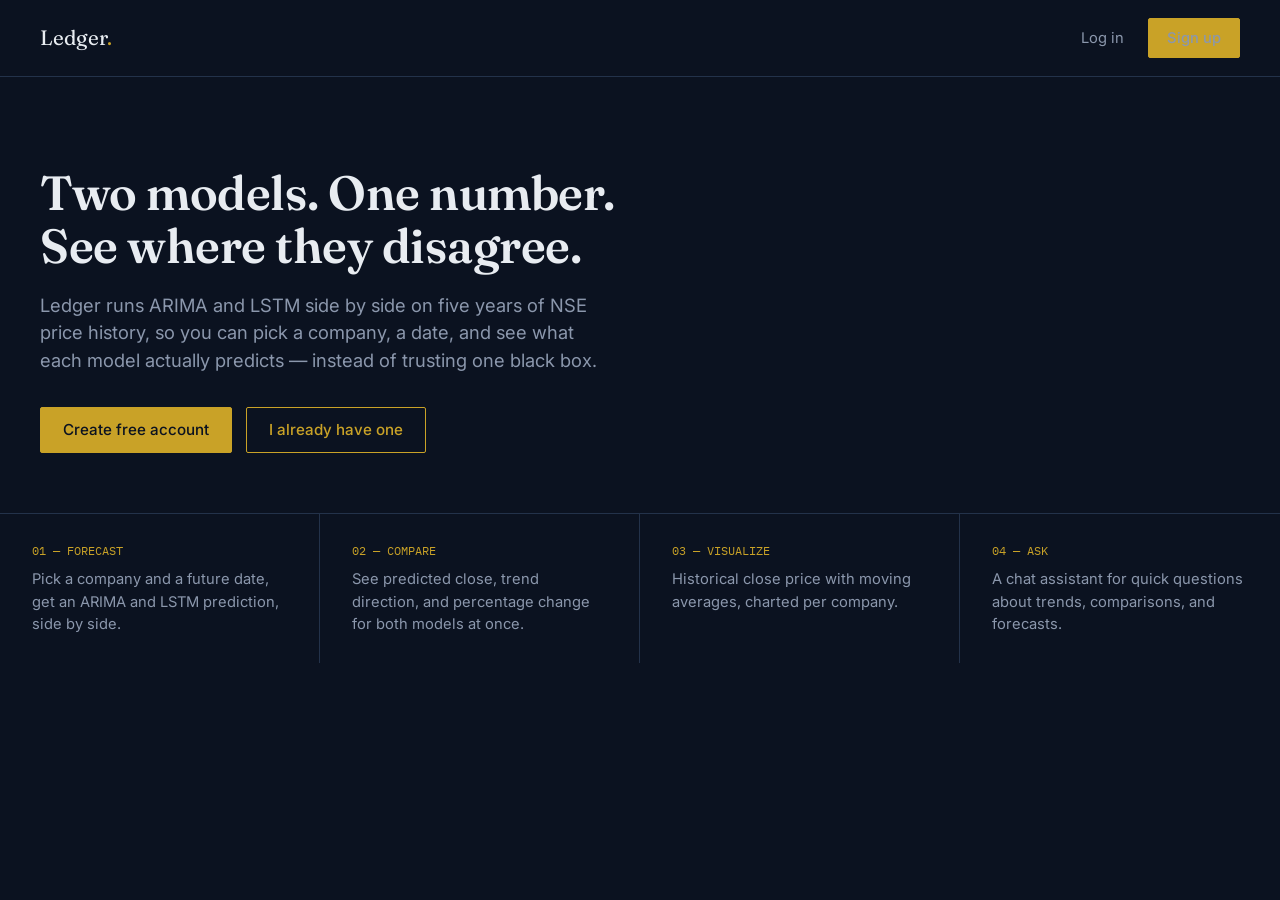
<file: stock_website/frontend/index.html>
<!DOCTYPE html>
<html lang="en">
<head>
<meta charset="UTF-8">
<meta name="viewport" content="width=device-width, initial-scale=1.0">
<title>Ledger — Forecast Indian equities with ARIMA & LSTM</title>
<link rel="stylesheet" href="css/style.css">
</head>
<body>

<div class="topnav">
  <div class="brand">Ledger<em>.</em></div>
  <nav>
    <a href="login.html">Log in</a>
    <a href="signup.html" class="btn btn-solid" style="margin-left:20px; padding:8px 18px;">Sign up</a>
  </nav>
</div>

<div class="hero">
  <h1>Two models. One number.<br>See where they disagree.</h1>
  <p class="lede">
    Ledger runs ARIMA and LSTM side by side on five years of NSE price history,
    so you can pick a company, a date, and see what each model actually predicts —
    instead of trusting one black box.
  </p>
  <div class="hero-actions">
    <a href="signup.html" class="btn btn-solid">Create free account</a>
    <a href="login.html" class="btn">I already have one</a>
  </div>
</div>

<div class="feature-strip">
  <div class="feature">
    <div class="label">01 — FORECAST</div>
    <p>Pick a company and a future date, get an ARIMA and LSTM prediction, side by side.</p>
  </div>
  <div class="feature">
    <div class="label">02 — COMPARE</div>
    <p>See predicted close, trend direction, and percentage change for both models at once.</p>
  </div>
  <div class="feature">
    <div class="label">03 — VISUALIZE</div>
    <p>Historical close price with moving averages, charted per company.</p>
  </div>
  <div class="feature">
    <div class="label">04 — ASK</div>
    <p>A chat assistant for quick questions about trends, comparisons, and forecasts.</p>
  </div>
</div>

</body>
</html>
</file>
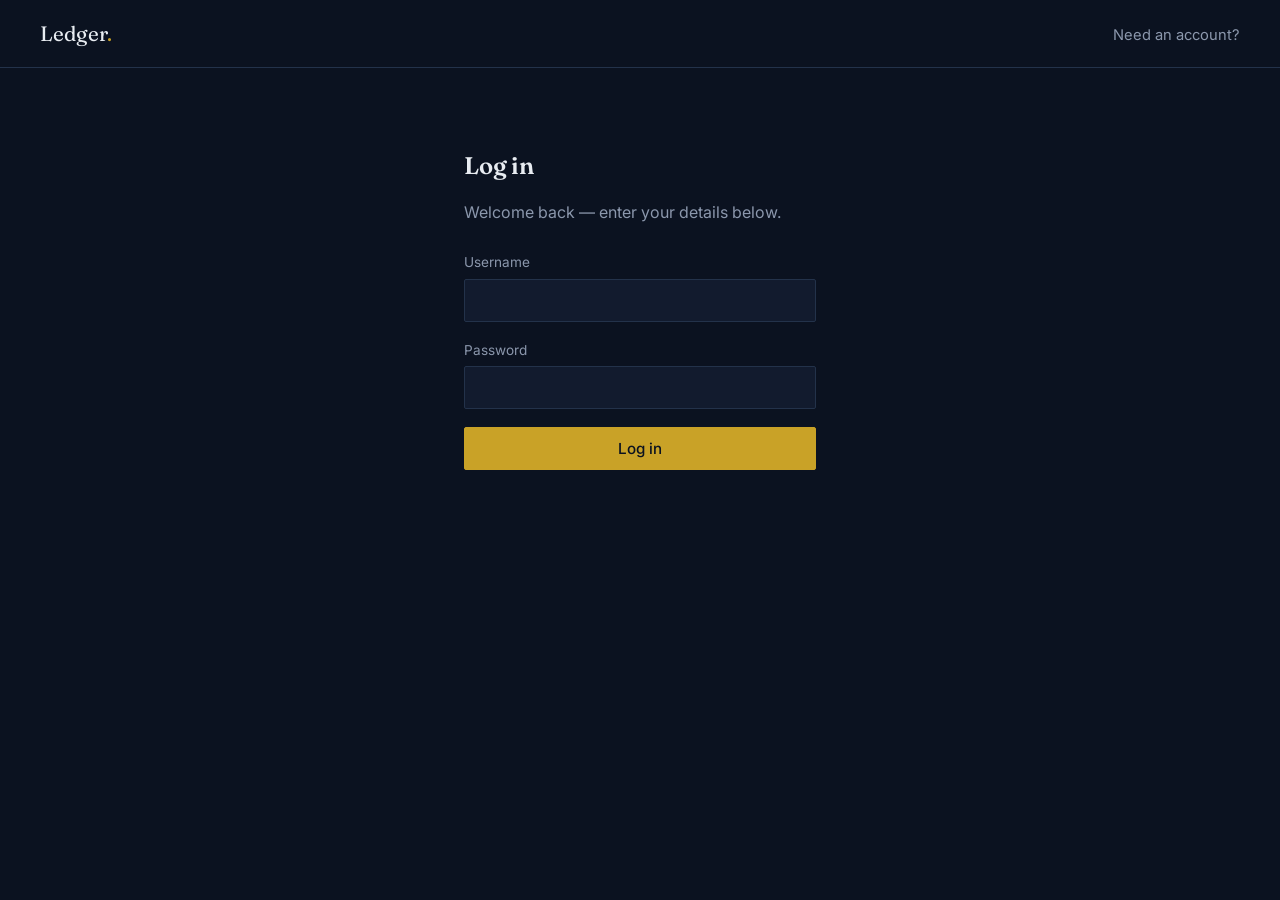
<file: stock_website/frontend/login.html>
<!DOCTYPE html>
<html lang="en">
<head>
<meta charset="UTF-8">
<meta name="viewport" content="width=device-width, initial-scale=1.0">
<title>Log in — Ledger</title>
<link rel="stylesheet" href="css/style.css">
</head>
<body>

<div class="topnav">
  <div class="brand"><a href="index.html" style="color:inherit;">Ledger<em>.</em></a></div>
  <nav><a href="signup.html">Need an account?</a></nav>
</div>

<div class="auth-container">
  <h2>Log in</h2>
  <p class="muted" style="margin-bottom:28px;">Welcome back — enter your details below.</p>

  <form id="login-form">
    <div class="field">
      <label for="username">Username</label>
      <input type="text" id="username" required autocomplete="username">
    </div>
    <div class="field">
      <label for="password">Password</label>
      <input type="password" id="password" required autocomplete="current-password">
    </div>
    <button type="submit" class="btn btn-solid" style="width:100%;">Log in</button>
    <div class="error-text" id="error"></div>
  </form>
</div>

<script src="js/auth.js"></script>
</body>
</html>
</file>
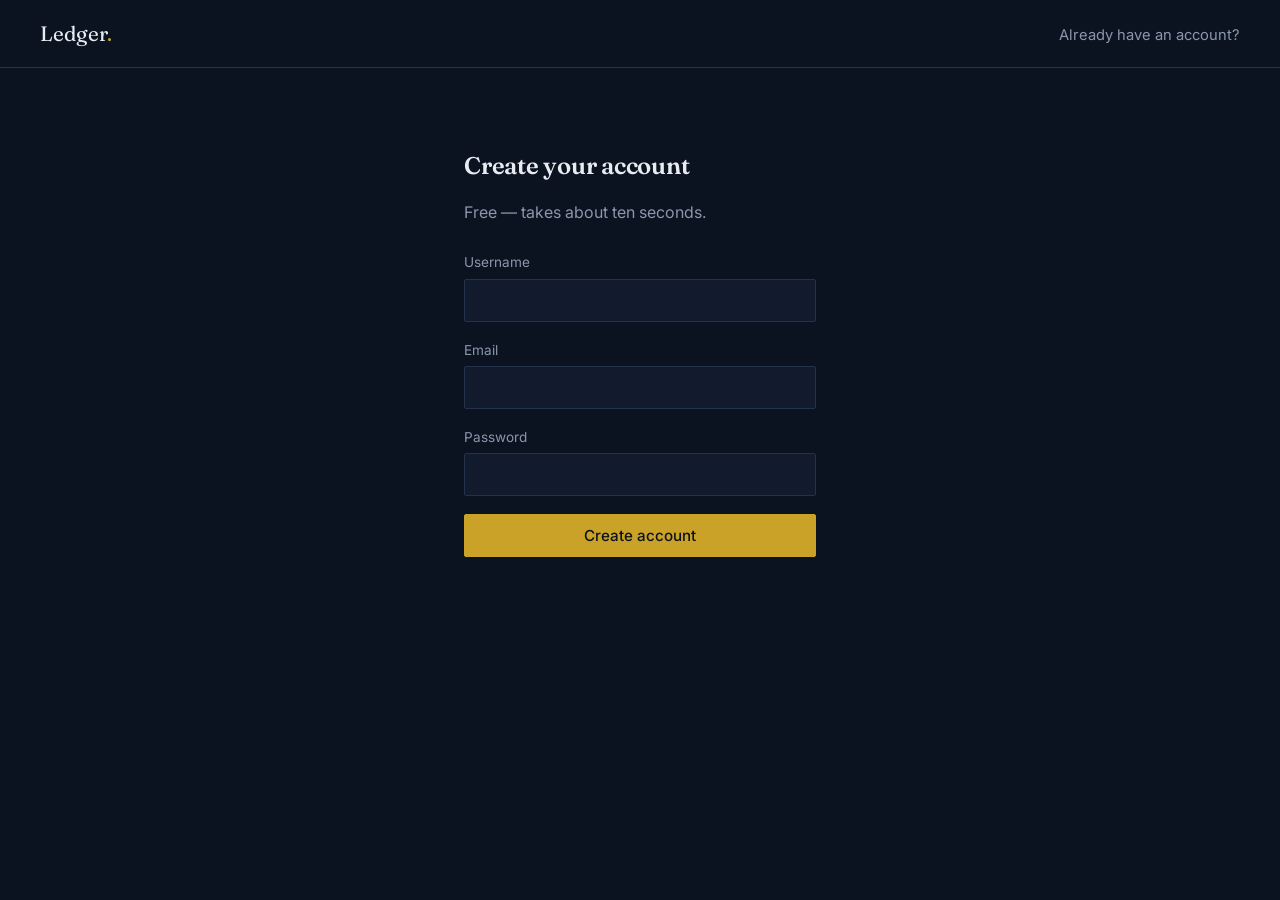
<file: stock_website/frontend/signup.html>
<!DOCTYPE html>
<html lang="en">
<head>
<meta charset="UTF-8">
<meta name="viewport" content="width=device-width, initial-scale=1.0">
<title>Sign up — Ledger</title>
<link rel="stylesheet" href="css/style.css">
</head>
<body>

<div class="topnav">
  <div class="brand"><a href="index.html" style="color:inherit;">Ledger<em>.</em></a></div>
  <nav><a href="login.html">Already have an account?</a></nav>
</div>

<div class="auth-container">
  <h2>Create your account</h2>
  <p class="muted" style="margin-bottom:28px;">Free — takes about ten seconds.</p>

  <form id="signup-form">
    <div class="field">
      <label for="username">Username</label>
      <input type="text" id="username" required autocomplete="username">
    </div>
    <div class="field">
      <label for="email">Email</label>
      <input type="email" id="email" required autocomplete="email">
    </div>
    <div class="field">
      <label for="password">Password</label>
      <input type="password" id="password" required minlength="6" autocomplete="new-password">
    </div>
    <button type="submit" class="btn btn-solid" style="width:100%;">Create account</button>
    <div class="error-text" id="error"></div>
  </form>
</div>

<script src="js/auth.js"></script>
</body>
</html>
</file>
<file: stock_website/frontend/css/style.css>
@import url('https://fonts.googleapis.com/css2?family=Fraunces:opsz,wght@9..144,400;9..144,600&family=Inter:wght@400;500;600&family=IBM+Plex+Mono:wght@400;500&display=swap');

:root {
  --bg: #0B1220;
  --surface: #121B2E;
  --surface-raised: #16213A;
  --border: #23324A;
  --text-primary: #E8ECF1;
  --text-muted: #8B97AC;
  --accent: #C9A227;
  --accent-dim: #8A7220;
  --up: #2FA36B;
  --down: #D14343;

  --font-display: 'Fraunces', serif;
  --font-body: 'Inter', sans-serif;
  --font-mono: 'IBM Plex Mono', monospace;
}

* { box-sizing: border-box; }

body {
  margin: 0;
  background: var(--bg);
  color: var(--text-primary);
  font-family: var(--font-body);
  line-height: 1.5;
}

a { color: var(--accent); text-decoration: none; }
a:hover { text-decoration: underline; }

h1, h2, h3 {
  font-family: var(--font-display);
  font-weight: 600;
  margin: 0 0 0.4em 0;
  letter-spacing: -0.01em;
}

.ticker-num { font-family: var(--font-mono); }

/* ---------- Top nav ---------- */
.topnav {
  display: flex;
  align-items: center;
  justify-content: space-between;
  padding: 18px 40px;
  border-bottom: 1px solid var(--border);
}
.topnav .brand {
  font-family: var(--font-display);
  font-size: 1.3rem;
  color: var(--text-primary);
}
.topnav .brand em { color: var(--accent); font-style: normal; }
.topnav nav a {
  color: var(--text-muted);
  margin-left: 28px;
  font-size: 0.92rem;
}
.topnav nav a:hover, .topnav nav a.active { color: var(--text-primary); text-decoration: none; }
.topnav .nav-right { display: flex; align-items: center; }

/* ---------- Buttons & inputs ---------- */
.btn {
  display: inline-block;
  padding: 11px 22px;
  border: 1px solid var(--accent);
  background: transparent;
  color: var(--accent);
  font-family: var(--font-body);
  font-size: 0.95rem;
  font-weight: 500;
  border-radius: 2px;
  cursor: pointer;
  transition: background 0.15s ease, color 0.15s ease;
}
.btn:hover { background: var(--accent); color: #0B1220; text-decoration: none; }
.btn-solid { background: var(--accent); color: #0B1220; }
.btn-solid:hover { background: var(--accent-dim); border-color: var(--accent-dim); color: #0B1220; }

input, select {
  width: 100%;
  padding: 11px 14px;
  background: var(--surface);
  border: 1px solid var(--border);
  color: var(--text-primary);
  font-family: var(--font-body);
  font-size: 0.95rem;
  border-radius: 2px;
}
input:focus, select:focus {
  outline: none;
  border-color: var(--accent);
}
label {
  display: block;
  font-size: 0.85rem;
  color: var(--text-muted);
  margin-bottom: 6px;
}
.field { margin-bottom: 18px; }

/* ---------- Cards / panels ---------- */
.panel {
  background: var(--surface);
  border: 1px solid var(--border);
  border-radius: 2px;
  padding: 28px;
}

.container {
  max-width: 1080px;
  margin: 0 auto;
  padding: 48px 40px;
}

.auth-container {
  max-width: 400px;
  margin: 80px auto;
  padding: 0 24px;
}

/* ---------- Landing hero ---------- */
.hero {
  padding: 90px 40px 60px;
  max-width: 900px;
}
.hero h1 {
  font-size: 3rem;
  line-height: 1.1;
}
.hero p.lede {
  color: var(--text-muted);
  font-size: 1.15rem;
  max-width: 560px;
  margin-bottom: 32px;
}
.hero-actions { display: flex; gap: 14px; }

.feature-strip {
  display: grid;
  grid-template-columns: repeat(4, 1fr);
  border-top: 1px solid var(--border);
}
.feature-strip .feature {
  padding: 28px 32px;
  border-right: 1px solid var(--border);
}
.feature-strip .feature:last-child { border-right: none; }
.feature-strip .feature .label {
  font-family: var(--font-mono);
  font-size: 0.75rem;
  color: var(--accent);
  margin-bottom: 8px;
}
.feature-strip .feature p { color: var(--text-muted); font-size: 0.92rem; margin: 0; }

/* ---------- Trend colors ---------- */
.up { color: var(--up); }
.down { color: var(--down); }

/* ---------- Predict page ---------- */
.predict-grid {
  display: grid;
  grid-template-columns: 320px 1fr;
  gap: 28px;
  align-items: start;
}
.result-row {
  display: flex;
  justify-content: space-between;
  padding: 14px 0;
  border-bottom: 1px solid var(--border);
}
.result-row:last-child { border-bottom: none; }
.result-label { color: var(--text-muted); font-size: 0.9rem; }
.result-value { font-family: var(--font-mono); font-size: 1.1rem; }

.compare-cols { display: grid; grid-template-columns: 1fr 1fr; gap: 20px; }
.compare-cols .panel h3 { font-size: 1rem; color: var(--text-muted); font-family: var(--font-body); text-transform: none; }

/* ---------- Chatbot page ---------- */
.chat-window {
  height: 480px;
  overflow-y: auto;
  border: 1px solid var(--border);
  border-radius: 2px;
  padding: 20px;
  background: var(--surface);
  display: flex;
  flex-direction: column;
  gap: 14px;
}
.msg { max-width: 75%; padding: 10px 14px; border-radius: 2px; font-size: 0.93rem; }
.msg.user { align-self: flex-end; background: var(--surface-raised); border: 1px solid var(--border); }
.msg.bot { align-self: flex-start; background: transparent; border: 1px solid var(--border); color: var(--text-primary); }
.chat-input-row { display: flex; gap: 10px; margin-top: 16px; }
.chat-input-row input { flex: 1; }

/* ---------- Misc ---------- */
.error-text { color: var(--down); font-size: 0.88rem; margin-top: 10px; min-height: 1.2em; }
.muted { color: var(--text-muted); }
canvas { max-width: 100%; }

@media (max-width: 800px) {
  .feature-strip { grid-template-columns: 1fr 1fr; }
  .predict-grid { grid-template-columns: 1fr; }
  .compare-cols { grid-template-columns: 1fr; }
  .hero h1 { font-size: 2.2rem; }
}
</file>
